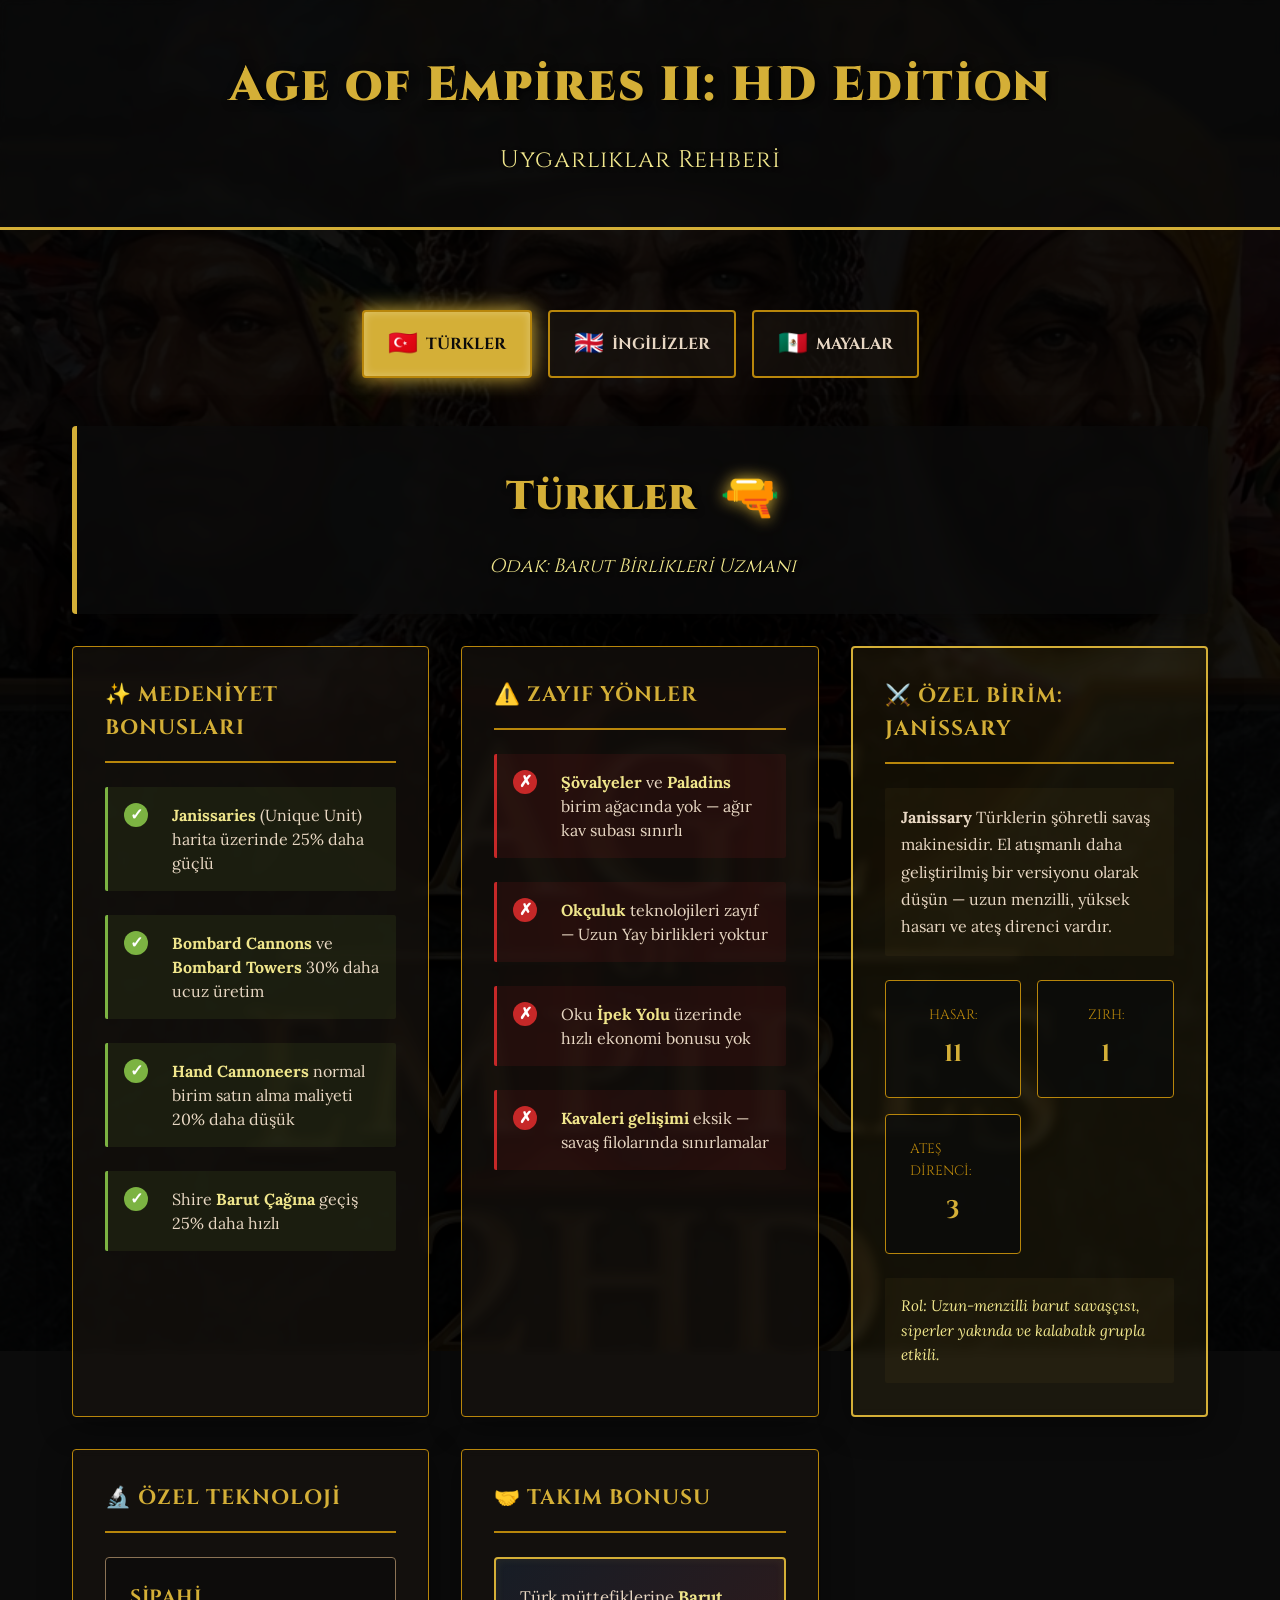
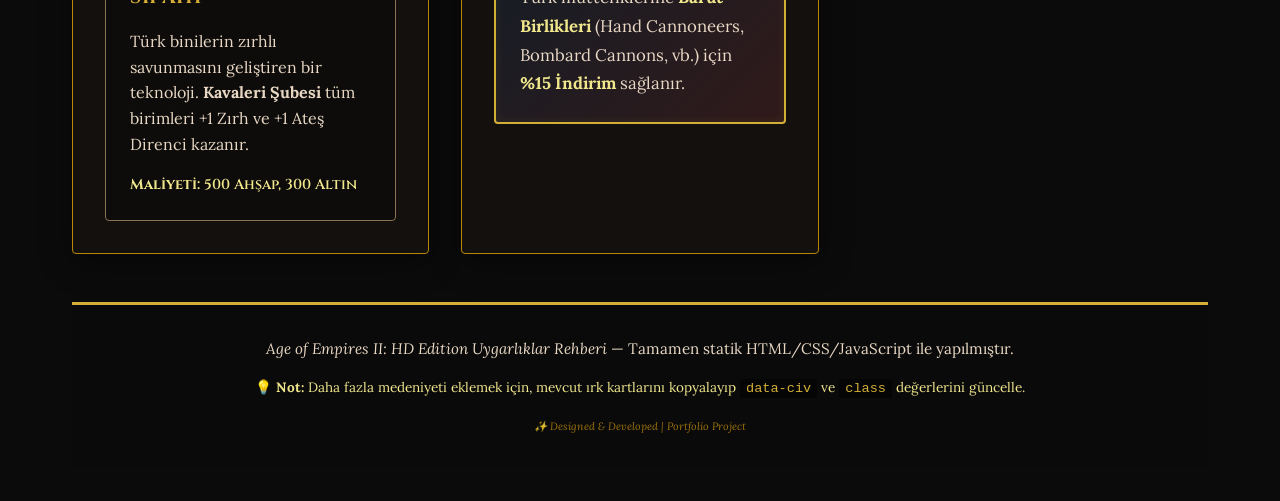
<file: AgeOf2HDrehber/index.html>
<!DOCTYPE html>
<html lang="tr">
<head>
    <meta charset="UTF-8">
    <meta name="viewport" content="width=device-width, initial-scale=1.0">
    <title>Age of Empires II: HD Edition - Uygarlıklar Rehberi</title>
    
    <!-- Google Fonts: Tarihi & Zarif Fontlar -->
    <link rel="preconnect" href="https://fonts.googleapis.com">
    <link rel="preconnect" href="https://fonts.gstatic.com" crossorigin>
    <link href="https://fonts.googleapis.com/css2?family=Cinzel:wght@400;700;900&family=Playfair+Display:wght@700;900&family=Lora:wght@400;500;700&family=Merriweather:wght@400;700&display=swap" rel="stylesheet">
    
    <!-- Custom Stylesheet -->
    <link rel="stylesheet" href="style.css">
</head>
<body>
    <!-- ============================================
         HEADER - BAŞLIK BÖLÜMÜ
         ============================================ -->
    <header class="header">
        <div class="header-content">
            <h1 class="header-title">Age of Empires II: HD Edition</h1>
            <p class="header-subtitle">Uygarlıklar Rehberi</p>
        </div>
    </header>

    <!-- ============================================
         MAIN CONTAINER - ANA KONTEYNER
         ============================================ -->
    <main class="container">
        <!-- Navigation: Medeniyetler Seçimi -->
        <nav class="civilizations-nav">
            <div class="nav-wrapper">
                <button class="civ-btn active" data-civ="turks">
                    <span class="civ-icon">🇹🇷</span>
                    <span class="civ-name">Türkler</span>
                </button>
                <button class="civ-btn" data-civ="britons">
                    <span class="civ-icon">🇬🇧</span>
                    <span class="civ-name">İngilizler</span>
                </button>
                <button class="civ-btn" data-civ="mayans">
                    <span class="civ-icon">🇲🇽</span>
                    <span class="civ-name">Mayalar</span>
                </button>
            </div>
        </nav>

        <!-- Content: Medeniyetin Detayları -->
        <section class="content-wrapper">
            <!-- TÜRKLER -->
            <div class="civilization-card active" data-civ="turks">
                <div class="civ-header">
                    <div class="civ-header-top">
                        <h2 class="civ-title">Türkler</h2>
                        <div class="civ-emblem">🔫</div>
                    </div>
                    <p class="civ-focus">Odak: Barut Birlikleri Uzmanı</p>
                </div>

                <div class="civ-content">
                    <!-- Artılar / Bonuslar -->
                    <section class="section-box">
                        <h3 class="section-title">✨ Medeniyet Bonusları</h3>
                        <ul class="bonus-list">
                            <li class="bonus-item">
                                <span class="bonus-icon">✓</span>
                                <span class="bonus-text"><strong>Janissaries</strong> (Unique Unit) harita üzerinde 25% daha güçlü</span>
                            </li>
                            <li class="bonus-item">
                                <span class="bonus-icon">✓</span>
                                <span class="bonus-text"><strong>Bombard Cannons</strong> ve <strong>Bombard Towers</strong> 30% daha ucuz üretim</span>
                            </li>
                            <li class="bonus-item">
                                <span class="bonus-icon">✓</span>
                                <span class="bonus-text"><strong>Hand Cannoneers</strong> normal birim satın alma maliyeti 20% daha düşük</span>
                            </li>
                            <li class="bonus-item">
                                <span class="bonus-icon">✓</span>
                                <span class="bonus-text">Shire <strong>Barut Çağına</strong> geçiş 25% daha hızlı</span>
                            </li>
                        </ul>
                    </section>

                    <!-- Eksiler / Zayıflıklar -->
                    <section class="section-box">
                        <h3 class="section-title">⚠️ Zayıf Yönler</h3>
                        <ul class="weakness-list">
                            <li class="weakness-item">
                                <span class="weakness-icon">✗</span>
                                <span class="weakness-text"><strong>Şövalyeler</strong> ve <strong>Paladins</strong> birim ağacında yok — ağır kav subası sınırlı</span>
                            </li>
                            <li class="weakness-item">
                                <span class="weakness-icon">✗</span>
                                <span class="weakness-text"><strong>Okçuluk</strong> teknolojileri zayıf — Uzun Yay birlikleri yoktur</span>
                            </li>
                            <li class="weakness-item">
                                <span class="weakness-icon">✗</span>
                                <span class="weakness-text">Oku <strong>İpek Yolu</strong> üzerinde hızlı ekonomi bonusu yok</span>
                            </li>
                            <li class="weakness-item">
                                <span class="weakness-icon">✗</span>
                                <span class="weakness-text"><strong>Kavaleri gelişimi</strong> eksik — savaş filolarında sınırlamalar</span>
                            </li>
                        </ul>
                    </section>

                    <!-- Unique Unit -->
                    <section class="section-box featured">
                        <h3 class="section-title">⚔️ Özel Birim: Janissary</h3>
                        <div class="unique-unit">
                            <p class="unique-desc">
                                <strong>Janissary</strong> Türklerin şöhretli savaş makinesidir. El atışmanlı daha geliştirilmiş bir versiyonu olarak düşün — uzun menzilli, yüksek hasarı ve ateş direnci vardır.
                            </p>
                            <div class="unit-stats">
                                <div class="stat">
                                    <span class="stat-label">Hasar:</span>
                                    <span class="stat-value">11</span>
                                </div>
                                <div class="stat">
                                    <span class="stat-label">Zırh:</span>
                                    <span class="stat-value">1</span>
                                </div>
                                <div class="stat">
                                    <span class="stat-label">Ateş Direnci:</span>
                                    <span class="stat-value">+3</span>
                                </div>
                            </div>
                            <p class="unit-role"><em>Rol: Uzun-menzilli barut savaşçısı, siperler yakında ve kalabalık grupla etkili.</em></p>
                        </div>
                    </section>

                    <!-- Unique Technology -->
                    <section class="section-box">
                        <h3 class="section-title">🔬 Özel Teknoloji</h3>
                        <div class="tech-item">
                            <h4 class="tech-name">Sipahi</h4>
                            <p class="tech-desc">
                                Türk binilerin zırhlı savunmasını geliştiren bir teknoloji. <strong>Kavaleri Şubesi</strong> tüm birimleri +1 Zırh ve +1 Ateş Direnci kazanır.
                            </p>
                            <p class="tech-cost"><strong>Maliyeti:</strong> 500 Ahşap, 300 Altın</p>
                        </div>
                    </section>

                    <!-- Team Bonus -->
                    <section class="section-box">
                        <h3 class="section-title">🤝 Takım Bonusu</h3>
                        <div class="team-bonus">
                            <p class="team-bonus-text">
                                Türk müttefiklerine <strong>Barut Birlikleri</strong> (Hand Cannoneers, Bombard Cannons, vb.) için <strong>%15 İndirim</strong> sağlanır.
                            </p>
                        </div>
                    </section>
                </div>
            </div>

            <!-- İNGİLİZLER -->
            <div class="civilization-card" data-civ="britons">
                <div class="civ-header">
                    <div class="civ-header-top">
                        <h2 class="civ-title">İngilizler</h2>
                        <div class="civ-emblem">🏹</div>
                    </div>
                    <p class="civ-focus">Odak: Okçuluk Mastery</p>
                </div>

                <div class="civ-content">
                    <!-- Artılar / Bonuslar -->
                    <section class="section-box">
                        <h3 class="section-title">✨ Medeniyet Bonusları</h3>
                        <ul class="bonus-list">
                            <li class="bonus-item">
                                <span class="bonus-icon">✓</span>
                                <span class="bonus-text">Tüm <strong>Okçular</strong> +1 Zırh Direnci kazanır (her çağ seviyesinde)</span>
                            </li>
                            <li class="bonus-item">
                                <span class="bonus-icon">✓</span>
                                <span class="bonus-text"><strong>Okçu Şubesi</strong> teknolojileri 25% ucuz</span>
                            </li>
                            <li class="bonus-item">
                                <span class="bonus-icon">✓</span>
                                <span class="bonus-text"><strong>Castle</strong> binaları ve <strong>Tower</strong>'lar inşaası 25% daha hızlı</span>
                            </li>
                            <li class="bonus-item">
                                <span class="bonus-icon">✓</span>
                                <span class="bonus-text"><strong>İmparatorluk Çağına</strong> geçişi araştırmak daha ucuz (100 Altın tasarruf)</span>
                            </li>
                        </ul>
                    </section>

                    <!-- Eksiler / Zayıflıklar -->
                    <section class="section-box">
                        <h3 class="section-title">⚠️ Zayıf Yönler</h3>
                        <ul class="weakness-list">
                            <li class="weakness-item">
                                <span class="weakness-icon">✗</span>
                                <span class="weakness-text"><strong>Şövalye</strong> birim ağacı eksik — ağır kav altsubası olmayan</span>
                            </li>
                            <li class="weakness-item">
                                <span class="weakness-icon">✗</span>
                                <span class="weakness-text"><strong>Barut birlikleri</strong> (Hand Cannoneers, Bombards) kuvvetli değil</span>
                            </li>
                            <li class="weakness-item">
                                <span class="weakness-icon">✗</span>
                                <span class="weakness-text"><strong>Halı Askeri</strong> (Infantry) teknolojileri zayıf — bıyık askerleri güçsüz</span>
                            </li>
                            <li class="weakness-item">
                                <span class="weakness-icon">✗</span>
                                <span class="weakness-text"><strong>Kuşatma Makineleri</strong> (Trebuchet) geliştirmeleri sınırlı</span>
                            </li>
                        </ul>
                    </section>

                    <!-- Unique Unit -->
                    <section class="section-box featured">
                        <h3 class="section-title">⚔️ Özel Birim: Longbowman</h3>
                        <div class="unique-unit">
                            <p class="unique-desc">
                                <strong>Longbowman</strong> İngilizlerin efsanevi oku ustasıdır. Usta okçu yay ile yapılan oklar çok daha güçlü, seçmek mesafeli ve hızlı atışlı.
                            </p>
                            <div class="unit-stats">
                                <div class="stat">
                                    <span class="stat-label">Hasar:</span>
                                    <span class="stat-value">7</span>
                                </div>
                                <div class="stat">
                                    <span class="stat-label">Menzil:</span>
                                    <span class="stat-value">7</span>
                                </div>
                                <div class="stat">
                                    <span class="stat-label">Atış Hızı:</span>
                                    <span class="stat-value">2.0</span>
                                </div>
                            </div>
                            <p class="unit-role"><em>Rol: Süper-güçlü uzak menzil savunması, kalabalık piyadeler ve hafif kavaleriye karşı etkili.</em></p>
                        </div>
                    </section>

                    <!-- Unique Technology -->
                    <section class="section-box">
                        <h3 class="section-title">🔬 Özel Teknoloji</h3>
                        <div class="tech-item">
                            <h4 class="tech-name">Yeomen</h4>
                            <p class="tech-desc">
                                Kulesi koruyucusu ve İngiliz okçularını güçlendiren antik bir sanat. <strong>Tower</strong>'lar +2 Zırh Direnci alır ve <strong>Castle</strong> daha sağlam olur.
                            </p>
                            <p class="tech-cost"><strong>Maliyeti:</strong> 800 Ahşap, 600 Altın</p>
                        </div>
                    </section>

                    <!-- Team Bonus -->
                    <section class="section-box">
                        <h3 class="section-title">🤝 Takım Bonusu</h3>
                        <div class="team-bonus">
                            <p class="team-bonus-text">
                                İngiliz müttefiklerine <strong>Okçular</strong> %20 daha <strong>hızlı atış</strong> sağlanır (Rate of Fire artar).
                            </p>
                        </div>
                    </section>
                </div>
            </div>

            <!-- MAYALAR -->
            <div class="civilization-card" data-civ="mayans">
                <div class="civ-header">
                    <div class="civ-header-top">
                        <h2 class="civ-title">Mayalar</h2>
                        <div class="civ-emblem">🏺</div>
                    </div>
                    <p class="civ-focus">Odak: Ekonomi & Mezo Birlikleri</p>
                </div>

                <div class="civ-content">
                    <!-- Artılar / Bonuslar -->
                    <section class="section-box">
                        <h3 class="section-title">✨ Medeniyet Bonusları</h3>
                        <ul class="bonus-list">
                            <li class="bonus-item">
                                <span class="bonus-icon">✓</span>
                                <span class="bonus-text"><strong>Köylü İşçiler</strong> 15% daha ucuz üretim maliyeti</span>
                            </li>
                            <li class="bonus-item">
                                <span class="bonus-icon">✓</span>
                                <span class="bonus-text">Tüm <strong>Mezo Birlikleri</strong> (Plumed Archer, Eagle Scout vs.) %10 daha az maliyetli</span>
                            </li>
                            <li class="bonus-item">
                                <span class="bonus-icon">✓</span>
                                <span class="bonus-text">Tüm <strong>Çağ Geçişleri</strong> 15% daha hızlı ve daha ucuz</span>
                            </li>
                            <li class="bonus-item">
                                <span class="bonus-icon">✓</span>
                                <span class="bonus-text"><strong>Plumed Archer</strong>'lar Sarıçoğan atışmanlı gücü ile güçlendirilen</span>
                            </li>
                        </ul>
                    </section>

                    <!-- Eksiler / Zayıflıklar -->
                    <section class="section-box">
                        <h3 class="section-title">⚠️ Zayıf Yönler</h3>
                        <ul class="weakness-list">
                            <li class="weakness-item">
                                <span class="weakness-icon">✗</span>
                                <span class="weakness-text"><strong>Kavaleri</strong> birim ağacı sınırlı — Şövalyeler ve Paladins yok</span>
                            </li>
                            <li class="weakness-item">
                                <span class="weakness-icon">✗</span>
                                <span class="weakness-text"><strong>Barut Çağı Birlikleri</strong> (Hand Cannoneers, Bombards) zayıf</span>
                            </li>
                            <li class="weakness-item">
                                <span class="weakness-icon">✗</span>
                                <span class="weakness-text"><strong>Kuşatma Teknolojileri</strong> (Trebuchet, Bombard) gelişimi sınırlı</span>
                            </li>
                            <li class="weakness-item">
                                <span class="weakness-icon">✗</span>
                                <span class="weakness-text"><strong>İleri Askeri Teknolojileri</strong> (Champion, Paladin) mevcut değil</span>
                            </li>
                        </ul>
                    </section>

                    <!-- Unique Unit -->
                    <section class="section-box featured">
                        <h3 class="section-title">⚔️ Özel Birim: Plumed Archer</h3>
                        <div class="unique-unit">
                            <p class="unique-desc">
                                <strong>Plumed Archer</strong> Mayan okçusunun en yüksek seviyesidir. Tüylenmiş miğferi ve geliştirilen okları onu Mezo savaşçıların en etkili oku yapan benzersiz bir birim.
                            </p>
                            <div class="unit-stats">
                                <div class="stat">
                                    <span class="stat-label">Hasar:</span>
                                    <span class="stat-value">5</span>
                                </div>
                                <div class="stat">
                                    <span class="stat-label">Menzil:</span>
                                    <span class="stat-value">6</span>
                                </div>
                                <div class="stat">
                                    <span class="stat-label">Hız:</span>
                                    <span class="stat-value">Yüksek</span>
                                </div>
                            </div>
                            <p class="unit-role"><em>Rol: Hafif okçu, ekonomik ve hızlı, dışarıda saldırılar ve savunma açısından çok verimli.</em></p>
                        </div>
                    </section>

                    <!-- Unique Technology -->
                    <section class="section-box">
                        <h3 class="section-title">🔬 Özel Teknoloji</h3>
                        <div class="tech-item">
                            <h4 class="tech-name">Obsidian Arrows</h4>
                            <p class="tech-desc">
                                Eski Mayan obsidyen oklarının geliştirilmesi. Tüm <strong>Mezo Okçu Birlikleri</strong> +2 Pierce Armor kazanır ve okları daha penetratif hale gelir.
                            </p>
                            <p class="tech-cost"><strong>Maliyeti:</strong> 600 Ahşap, 400 Altın</p>
                        </div>
                    </section>

                    <!-- Team Bonus -->
                    <section class="section-box">
                        <h3 class="section-title">🤝 Takım Bonusu</h3>
                        <div class="team-bonus">
                            <p class="team-bonus-text">
                                Mayan müttefiklerine <strong>Köylü İşçiler</strong> %10 daha ucuz üretim maliyeti sağlanır — ekonomiye destek.
                            </p>
                        </div>
                    </section>
                </div>
            </div>
        </section>

        <!-- Footer: Bilgi ve Talimatlar -->
        <footer class="footer">
            <p class="footer-text">
                <em>Age of Empires II: HD Edition Uygarlıklar Rehberi</em> — Tamamen statik HTML/CSS/JavaScript ile yapılmıştır.
            </p>
            <p class="footer-instruction">
                💡 <strong>Not:</strong> Daha fazla medeniyeti eklemek için, mevcut ırk kartlarını kopyalayıp <code>data-civ</code> ve <code>class</code> değerlerini güncelle.
            </p>
            <p class="footer-credit">
                <small>✨ Designed & Developed | Portfolio Project</small>
            </p>
        </footer>
    </main>

    <!-- JavaScript: İnteraktivite -->
    <script src="script.js"></script>
</body>
</html>
</file>
<file: AgeOf2HDrehber/style.css>
/* =====================================================
   AGE OF EMPIRES II: HD EDITION - CIVILIZATIONS GUIDE
   COMPREHENSIVE STYLING WITH HISTORICAL AESTHETICS
   ===================================================== */

/* =====================================================
   1. CUSTOM PROPERTIES (ROOT VARIABLES)
   ===================================================== */
:root {
    /* ★ RENK PALETİ - Tarihi & Altın Tonları */
    --color-gold: #D4AF37;           /* Ana Altın Rengi */
    --color-gold-light: #F0E68C;     /* Açık Altın */
    --color-gold-dark: #B8860B;      /* Koyu Altın */
    
    --color-wine-red: #722F37;       /* Şarap Kırmızısı */
    --color-royal-blue: #1E3A5F;     /* Kraliyet Mavisi */
    --color-bronze: #8B7355;         /* Tunç */
    
    --color-dark: #0B0B0B;           /* Çok Koyu Siyah */
    --color-dark-brown: #1A1410;     /* Koyu Kahve */
    --color-light-text: #E8D7C3;     /* Açık Parşömen Yazısı */
    
    --color-success: #7CB342;        /* Yeşil (Bonuslar) */
    --color-danger: #C62828;         /* Kırmızı (Zayıflıklar) */
    
    /* ★ TİPOGRAFİ */
    --font-heading: 'Cinzel', 'Playfair Display', serif;
    --font-body: 'Lora', 'Merriweather', serif;
    
    /* ★ BOYUTLAR & BOŞLUKLAR */
    --spacing-xs: 0.5rem;
    --spacing-sm: 1rem;
    --spacing-md: 1.5rem;
    --spacing-lg: 2rem;
    --spacing-xl: 3rem;
    
    /* ★ ANIMASYON */
    --transition-smooth: all 0.3s ease-in-out;
    --transition-fast: all 0.15s ease-in;
    
    /* ★ BACKDROP BLUR & OPACITY */
    --backdrop-blur: blur(5px);
    --backdrop-dark: rgba(11, 11, 11, 0.75);
    --backdrop-light: rgba(26, 20, 16, 0.6);
}

/* =====================================================
   2. RESET & BASE STYLES
   ===================================================== */
* {
    margin: 0;
    padding: 0;
    box-sizing: border-box;
}

html {
    scroll-behavior: smooth;
}

body {
    /* Arkaplan: Wallpaper'ı doldur */
    background-image: url('walpaper.png'); /* ← HAZIR: wallpaper.png dosyası mevcut */
    background-size: cover;
    background-position: center;
    background-attachment: fixed;
    background-repeat: no-repeat;
    
    /* Wallpaper olmadığında Fallback Gradient */
    background-color: var(--color-dark);
    background-blend-mode: overlay;
    
    /* Tipografi */
    font-family: var(--font-body);
    color: var(--color-light-text);
    line-height: 1.6;
    
    /* Min Yükseklik & Aşırı Kaydırma */
    min-height: 100vh;
    overflow-x: hidden;
}

/* =====================================================
   3. HEADER BÖLÜMÜ
   ===================================================== */
.header {
    position: relative;
    padding: var(--spacing-xl) var(--spacing-lg);
    margin-bottom: var(--spacing-xl);
    
    /* Koyu, Yarı-Şeffaf Arka Plan */
    background: var(--backdrop-dark);
    backdrop-filter: var(--backdrop-blur);
    border-bottom: 3px solid var(--color-gold);
    
    text-align: center;
    animation: fadeInDown 0.8s ease-in-out;
}

.header-content {
    max-width: 1200px;
    margin: 0 auto;
}

.header-title {
    font-family: var(--font-heading);
    font-size: 3rem;
    font-weight: 900;
    color: var(--color-gold);
    text-shadow: 2px 2px 8px rgba(0, 0, 0, 0.8);
    margin-bottom: var(--spacing-sm);
    letter-spacing: 2px;
}

.header-subtitle {
    font-family: var(--font-heading);
    font-size: 1.5rem;
    color: var(--color-gold-light);
    font-weight: 400;
    text-shadow: 1px 1px 4px rgba(0, 0, 0, 0.6);
    letter-spacing: 1px;
}

/* Animasyon: Başlık Aşağıdan Yukarı */
@keyframes fadeInDown {
    from {
        opacity: 0;
        transform: translateY(-30px);
    }
    to {
        opacity: 1;
        transform: translateY(0);
    }
}

/* =====================================================
   4. MAIN CONTAINER
   ===================================================== */
.container {
    max-width: 1200px;
    margin: 0 auto;
    padding: var(--spacing-lg);
}

/* =====================================================
   5. NAVİGASYON - MEDENİYETLER SEÇİMİ
   ===================================================== */
.civilizations-nav {
    display: flex;
    justify-content: center;
    margin-bottom: var(--spacing-xl);
    animation: fadeIn 0.8s ease-in-out 0.2s both;
}

.nav-wrapper {
    display: flex;
    gap: var(--spacing-sm);
    flex-wrap: wrap;
    justify-content: center;
}

.civ-btn {
    display: flex;
    align-items: center;
    gap: var(--spacing-xs);
    padding: var(--spacing-sm) var(--spacing-md);
    
    /* Stil */
    background: var(--backdrop-light);
    border: 2px solid var(--color-gold-dark);
    color: var(--color-light-text);
    font-family: var(--font-heading);
    font-size: 1rem;
    font-weight: 700;
    text-transform: uppercase;
    cursor: pointer;
    transition: var(--transition-smooth);
    
    border-radius: 4px;
}

.civ-btn:hover {
    transform: scale(1.05);
    background: rgba(212, 175, 55, 0.2);
    box-shadow: 0 0 15px var(--color-gold);
}

.civ-btn.active {
    background: var(--color-gold);
    color: var(--color-dark);
    box-shadow: 0 0 20px var(--color-gold), inset 0 0 10px rgba(255, 255, 255, 0.3);
}

.civ-icon {
    font-size: 1.5rem;
}

.civ-name {
    display: none;
}

@media (min-width: 600px) {
    .civ-name {
        display: inline;
    }
}

/* Fade-In Animasyonu */
@keyframes fadeIn {
    from {
        opacity: 0;
    }
    to {
        opacity: 1;
    }
}

/* =====================================================
   6. CONTENT WRAPPER - İÇERİK ALANI
   ===================================================== */
.content-wrapper {
    position: relative;
}

.civilization-card {
    display: none;
    animation: fadeInUp 0.6s ease-in-out;
}

.civilization-card.active {
    display: block;
}

/* Fade-In-Up Animasyonu */
@keyframes fadeInUp {
    from {
        opacity: 0;
        transform: translateY(30px);
    }
    to {
        opacity: 1;
        transform: translateY(0);
    }
}

/* =====================================================
   7. CİV HEADER - BAŞLIK BÖLÜMÜ
   ===================================================== */
.civ-header {
    position: relative;
    padding: var(--spacing-lg);
    margin-bottom: var(--spacing-lg);
    
    /* Arkaplan: Koyu & Yarı-Şeffaf */
    background: var(--backdrop-dark);
    backdrop-filter: var(--backdrop-blur);
    border-left: 5px solid var(--color-gold);
    border-radius: 4px;
    
    text-align: center;
    box-shadow: 0 8px 32px rgba(0, 0, 0, 0.5);
}

.civ-header-top {
    display: flex;
    align-items: center;
    justify-content: center;
    gap: var(--spacing-md);
    margin-bottom: var(--spacing-sm);
}

.civ-title {
    font-family: var(--font-heading);
    font-size: 2.5rem;
    font-weight: 900;
    color: var(--color-gold);
    text-shadow: 2px 2px 6px rgba(0, 0, 0, 0.8);
    letter-spacing: 1px;
}

.civ-emblem {
    font-size: 3rem;
    filter: drop-shadow(0 0 8px var(--color-gold));
}

.civ-focus {
    font-family: var(--font-heading);
    font-size: 1.2rem;
    color: var(--color-gold-light);
    font-weight: 400;
    font-style: italic;
    text-shadow: 1px 1px 4px rgba(0, 0, 0, 0.6);
}

/* =====================================================
   8. CİV CONTENT - İÇERİK BÖLÜMLERİ
   ===================================================== */
.civ-content {
    display: grid;
    grid-template-columns: repeat(auto-fit, minmax(300px, 1fr));
    gap: var(--spacing-lg);
}

/* =====================================================
   9. SECTION BOX - BÖLÜM KUTULARı
   ===================================================== */
.section-box {
    padding: var(--spacing-lg);
    background: var(--backdrop-light);
    backdrop-filter: var(--backdrop-blur);
    border: 1px solid var(--color-gold-dark);
    border-radius: 4px;
    box-shadow: 0 8px 32px rgba(0, 0, 0, 0.4);
    transition: var(--transition-smooth);
}

.section-box:hover {
    transform: translateY(-5px);
    box-shadow: 0 12px 40px rgba(212, 175, 55, 0.3);
}

.section-box.featured {
    border: 2px solid var(--color-gold);
    background: rgba(212, 175, 55, 0.08);
}

.section-title {
    font-family: var(--font-heading);
    font-size: 1.3rem;
    font-weight: 700;
    color: var(--color-gold);
    margin-bottom: var(--spacing-md);
    padding-bottom: var(--spacing-sm);
    border-bottom: 2px solid var(--color-gold-dark);
    text-transform: uppercase;
    letter-spacing: 1px;
}

/* =====================================================
   10. BONUS LİST
   ===================================================== */
.bonus-list {
    list-style: none;
}

.bonus-item {
    display: flex;
    gap: var(--spacing-md);
    margin-bottom: var(--spacing-md);
    padding: var(--spacing-sm);
    background: rgba(124, 179, 66, 0.1);
    border-left: 3px solid var(--color-success);
    border-radius: 2px;
    transition: var(--transition-smooth);
}

.bonus-item:hover {
    background: rgba(124, 179, 66, 0.2);
    transform: translateX(5px);
}

.bonus-icon {
    display: inline-flex;
    align-items: center;
    justify-content: center;
    width: 24px;
    height: 24px;
    background: var(--color-success);
    color: white;
    border-radius: 50%;
    font-weight: bold;
    flex-shrink: 0;
}

.bonus-text {
    flex-grow: 1;
    color: var(--color-light-text);
    line-height: 1.5;
}

.bonus-text strong {
    color: var(--color-gold-light);
}

/* =====================================================
   11. WEAKNESS LİST
   ===================================================== */
.weakness-list {
    list-style: none;
}

.weakness-item {
    display: flex;
    gap: var(--spacing-md);
    margin-bottom: var(--spacing-md);
    padding: var(--spacing-sm);
    background: rgba(198, 40, 40, 0.1);
    border-left: 3px solid var(--color-danger);
    border-radius: 2px;
    transition: var(--transition-smooth);
}

.weakness-item:hover {
    background: rgba(198, 40, 40, 0.15);
    transform: translateX(5px);
}

.weakness-icon {
    display: inline-flex;
    align-items: center;
    justify-content: center;
    width: 24px;
    height: 24px;
    background: var(--color-danger);
    color: white;
    border-radius: 50%;
    font-weight: bold;
    flex-shrink: 0;
}

.weakness-text {
    flex-grow: 1;
    color: var(--color-light-text);
    line-height: 1.5;
}

.weakness-text strong {
    color: var(--color-gold-light);
}

/* =====================================================
   12. UNIQUE UNIT BÖLÜMÜ
   ===================================================== */
.unique-unit {
    display: flex;
    flex-direction: column;
    gap: var(--spacing-md);
}

.unique-desc {
    color: var(--color-light-text);
    font-size: 1rem;
    line-height: 1.7;
    padding: var(--spacing-sm);
    background: rgba(212, 175, 55, 0.05);
    border-radius: 2px;
}

.unit-stats {
    display: grid;
    grid-template-columns: repeat(auto-fit, minmax(120px, 1fr));
    gap: var(--spacing-sm);
}

.stat {
    display: flex;
    flex-direction: column;
    align-items: center;
    padding: var(--spacing-md);
    background: var(--backdrop-dark);
    border: 1px solid var(--color-gold-dark);
    border-radius: 4px;
    transition: var(--transition-smooth);
}

.stat:hover {
    background: rgba(212, 175, 55, 0.1);
    box-shadow: 0 0 10px var(--color-gold);
    transform: scale(1.02);
}

.stat-label {
    font-family: var(--font-heading);
    font-size: 0.85rem;
    color: var(--color-gold-dark);
    text-transform: uppercase;
    margin-bottom: var(--spacing-xs);
}

.stat-value {
    font-family: var(--font-heading);
    font-size: 1.5rem;
    font-weight: bold;
    color: var(--color-gold);
}

.unit-role {
    color: var(--color-gold-light);
    font-style: italic;
    font-size: 0.95rem;
    padding: var(--spacing-sm);
    background: rgba(212, 175, 55, 0.05);
    border-radius: 2px;
}

/* =====================================================
   13. TECHNOLOJİ BÖLÜMÜ
   ===================================================== */
.tech-item {
    padding: var(--spacing-md);
    background: var(--backdrop-dark);
    border: 1px solid var(--color-bronze);
    border-radius: 4px;
    transition: var(--transition-smooth);
}

.tech-item:hover {
    box-shadow: 0 0 15px rgba(139, 115, 85, 0.4);
    transform: translateY(-3px);
}

.tech-name {
    font-family: var(--font-heading);
    font-size: 1.2rem;
    font-weight: 700;
    color: var(--color-gold);
    margin-bottom: var(--spacing-sm);
    text-transform: uppercase;
    letter-spacing: 0.5px;
}

.tech-desc {
    color: var(--color-light-text);
    margin-bottom: var(--spacing-sm);
    line-height: 1.6;
}

.tech-cost {
    font-family: var(--font-heading);
    font-size: 0.9rem;
    color: var(--color-gold-light);
    font-weight: 600;
}

/* =====================================================
   14. TAKIM BONUSU
   ===================================================== */
.team-bonus {
    padding: var(--spacing-md);
    background: linear-gradient(135deg, rgba(30, 58, 95, 0.3) 0%, rgba(114, 47, 55, 0.3) 100%);
    border: 2px solid var(--color-gold);
    border-radius: 4px;
    box-shadow: inset 0 0 10px rgba(212, 175, 55, 0.1);
}

.team-bonus-text {
    font-size: 1.05rem;
    color: var(--color-light-text);
    line-height: 1.7;
}

.team-bonus-text strong {
    color: var(--color-gold-light);
    font-weight: 700;
}

/* =====================================================
   15. FOOTER BÖLÜMÜ
   ===================================================== */
.footer {
    margin-top: var(--spacing-xl);
    padding: var(--spacing-lg);
    background: var(--backdrop-dark);
    backdrop-filter: var(--backdrop-blur);
    border-top: 3px solid var(--color-gold);
    text-align: center;
    animation: fadeIn 0.8s ease-in-out 0.4s both;
}

.footer-text {
    font-size: 0.95rem;
    color: var(--color-light-text);
    margin-bottom: var(--spacing-sm);
}

.footer-instruction {
    font-size: 0.85rem;
    color: var(--color-gold-light);
    line-height: 1.6;
}

.footer-instruction code {
    font-family: 'Courier New', monospace;
    background: rgba(0, 0, 0, 0.5);
    padding: 2px 6px;
    border-radius: 2px;
    color: var(--color-gold);
}

.footer-credit {
    font-size: 0.8rem;
    color: var(--color-gold-dark);
    margin-top: var(--spacing-sm);
    font-style: italic;
    opacity: 0.85;
}

/* =====================================================
   16. RESPONSIVE DESIGN
   ===================================================== */
@media (max-width: 768px) {
    .header-title {
        font-size: 2rem;
    }
    
    .header-subtitle {
        font-size: 1.2rem;
    }
    
    .civ-title {
        font-size: 1.8rem;
    }
    
    .civ-emblem {
        font-size: 2rem;
    }
    
    .section-title {
        font-size: 1.1rem;
    }
    
    .container {
        padding: var(--spacing-md);
    }
    
    .civ-content {
        grid-template-columns: 1fr;
    }
    
    .unit-stats {
        grid-template-columns: repeat(2, 1fr);
    }
}

@media (max-width: 480px) {
    .header-title {
        font-size: 1.5rem;
    }
    
    .header-subtitle {
        font-size: 1rem;
    }
    
    .civ-title {
        font-size: 1.5rem;
    }
    
    .civ-emblem {
        font-size: 1.5rem;
    }
    
    .nav-wrapper {
        gap: var(--spacing-xs);
    }
    
    .civ-btn {
        padding: var(--spacing-xs) var(--spacing-sm);
        font-size: 0.85rem;
    }
    
    .unit-stats {
        grid-template-columns: 1fr;
    }
    
    .section-box {
        padding: var(--spacing-md);
    }
}

/* =====================================================
   17. ADVANCED HOVER & GLOW EFFECTS
   ===================================================== */

/* Altın Parlama Efekti */
@keyframes goldGlow {
    0%, 100% {
        box-shadow: 0 0 10px var(--color-gold),
                    inset 0 0 10px rgba(212, 175, 55, 0.2);
    }
    50% {
        box-shadow: 0 0 20px var(--color-gold),
                    inset 0 0 15px rgba(212, 175, 55, 0.4);
    }
}

.section-box.featured:hover {
    animation: goldGlow 0.6s ease-in-out infinite;
}

/* Smooth Transitions için Tüm Elementler */
button, a, input, select, textarea {
    transition: var(--transition-smooth);
}

/* =====================================================
   18. SCROLLBAR STİLİ (Chromium Tarayıcılar İçin)
   ===================================================== */
::-webkit-scrollbar {
    width: 12px;
}

::-webkit-scrollbar-track {
    background: var(--color-dark-brown);
}

::-webkit-scrollbar-thumb {
    background: var(--color-gold-dark);
    border-radius: 6px;
}

::-webkit-scrollbar-thumb:hover {
    background: var(--color-gold);
}
</file>
